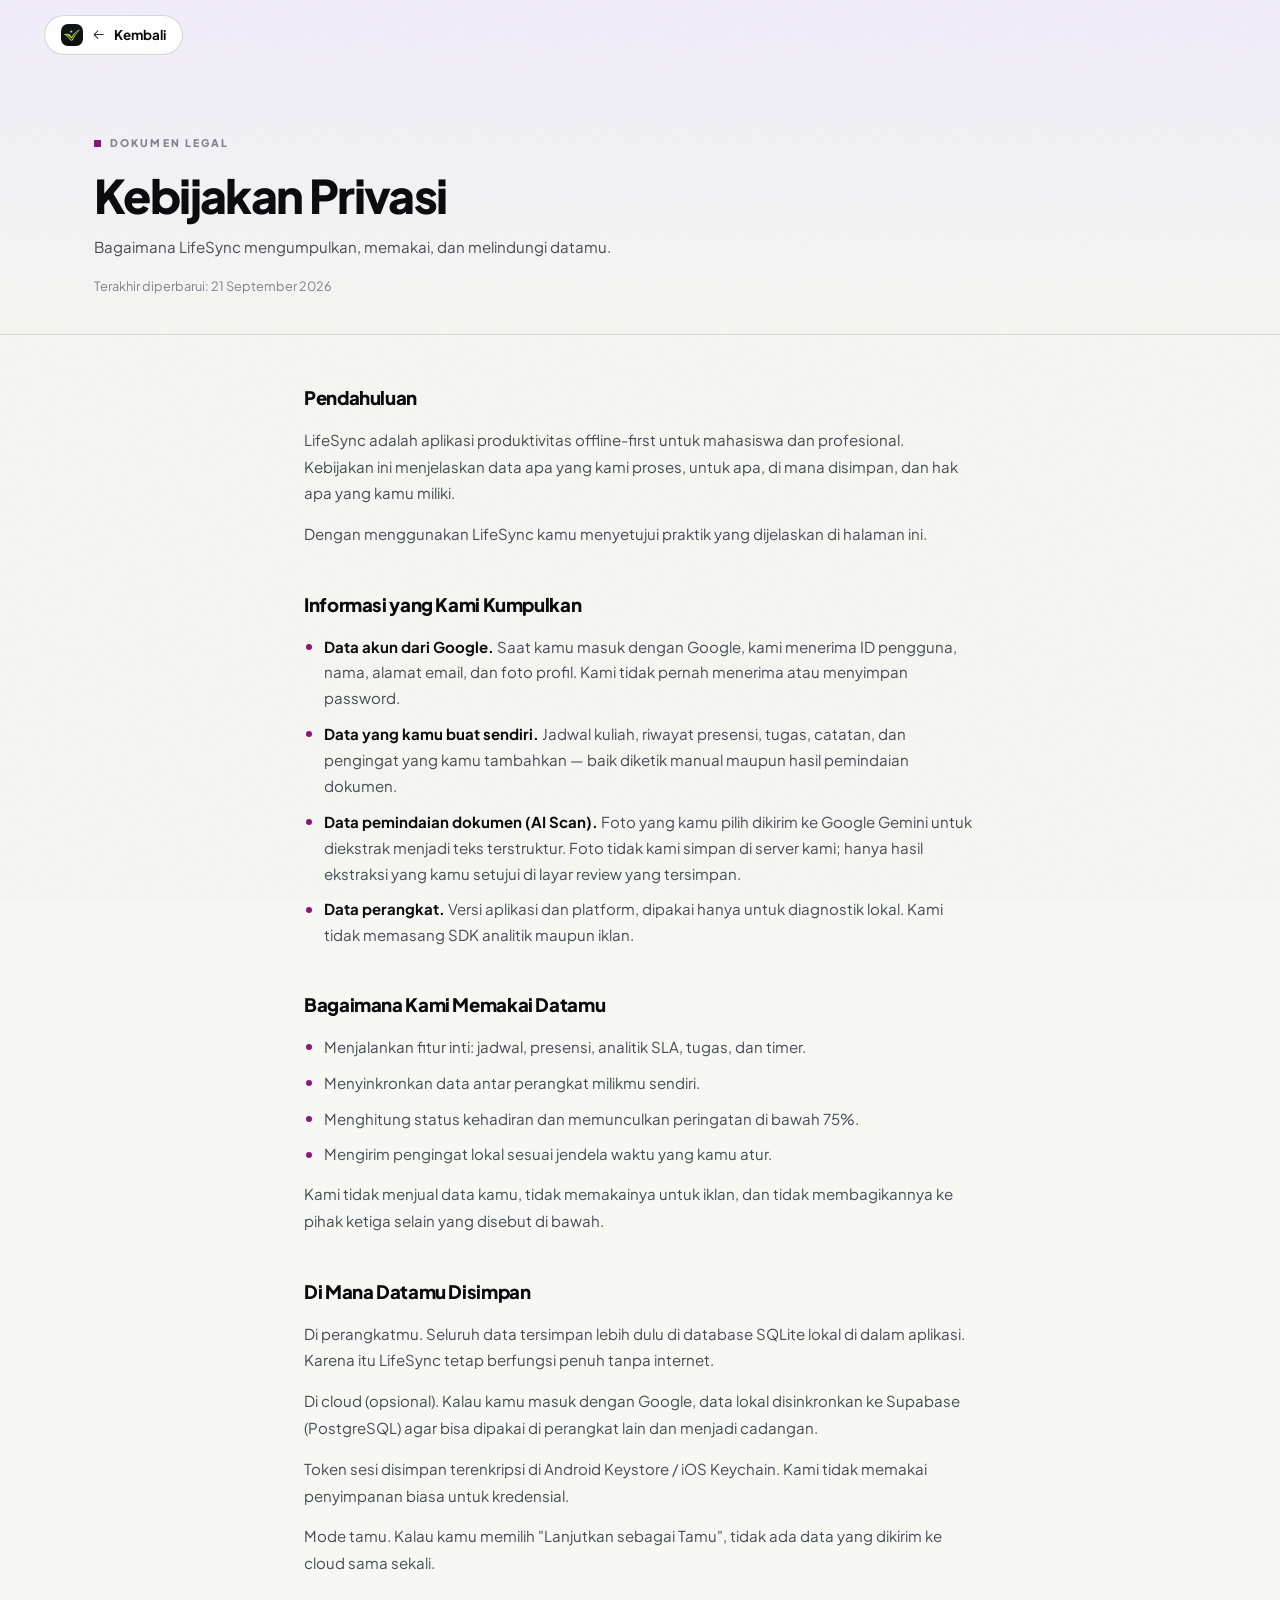
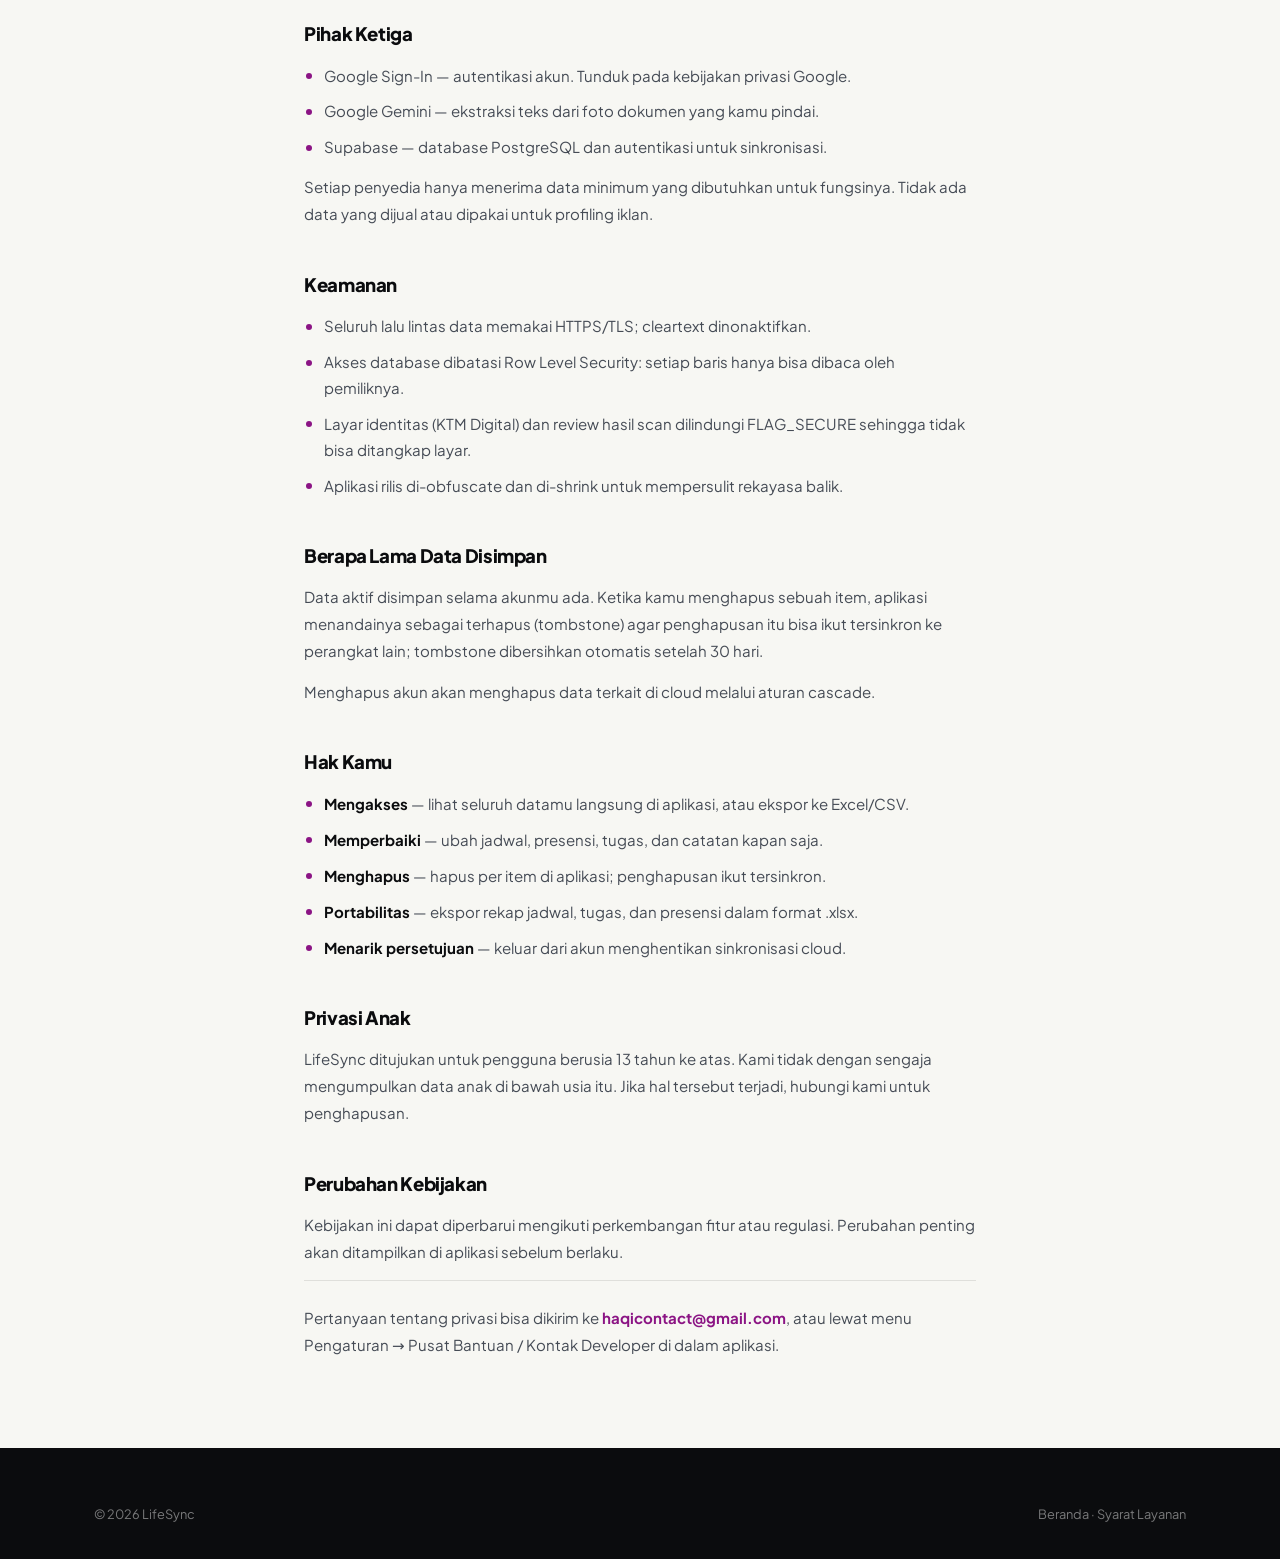
<file: privacy.html>
<!DOCTYPE html>
<html lang="id" class="no-js">
<head>
  <meta charset="utf-8" />
  <meta name="viewport" content="width=device-width, initial-scale=1" />
  <title>Kebijakan Privasi — LifeSync</title>
  <meta name="description" content="Bagaimana LifeSync mengumpulkan, memakai, dan melindungi datamu." />
  <meta name="theme-color" content="#0b0c0f" />
  <meta name="robots" content="index,follow" />
  <link rel="icon" href="assets/app-icon.png" type="image/png" />
  <link rel="preload" href="assets/fonts/plus-jakarta-sans-latin.woff2" as="font" type="font/woff2" crossorigin />
  <link rel="stylesheet" href="styles.css" />
  <script>document.documentElement.classList.remove("no-js");</script>
</head>
<body>
  <a class="skip-link" href="#main">Lewati ke konten</a>
  <div class="grain" aria-hidden="true"></div>

  <a class="legal-back" href="index.html">
    <img class="brand__mark" src="assets/app-icon.png" alt="" width="22" height="22" style="width:22px;height:22px;border-radius:7px" />
    <i class="ph-arrow-left" aria-hidden="true"></i>Kembali
  </a>

  <main id="main">
    <header class="legal-head">
      <div class="wrap">
        <span class="kicker">Dokumen legal</span>
        <h1>Kebijakan Privasi</h1>
        <p class="body">Bagaimana LifeSync mengumpulkan, memakai, dan melindungi datamu.</p>
        <p class="legal-meta">Terakhir diperbarui: 21 September 2026</p>
      </div>
    </header>

    <div class="wrap legal-body">
      <h2>Pendahuluan</h2>
      <p>LifeSync adalah aplikasi produktivitas offline-first untuk mahasiswa dan profesional. Kebijakan ini menjelaskan data apa yang kami proses, untuk apa, di mana disimpan, dan hak apa yang kamu miliki.</p>
      <p>Dengan menggunakan LifeSync kamu menyetujui praktik yang dijelaskan di halaman ini.</p>

      <h2>Informasi yang Kami Kumpulkan</h2>
      <ul>
        <li><strong>Data akun dari Google.</strong> Saat kamu masuk dengan Google, kami menerima ID pengguna, nama, alamat email, dan foto profil. Kami tidak pernah menerima atau menyimpan password.</li>
        <li><strong>Data yang kamu buat sendiri.</strong> Jadwal kuliah, riwayat presensi, tugas, catatan, dan pengingat yang kamu tambahkan — baik diketik manual maupun hasil pemindaian dokumen.</li>
        <li><strong>Data pemindaian dokumen (AI Scan).</strong> Foto yang kamu pilih dikirim ke Google Gemini untuk diekstrak menjadi teks terstruktur. Foto tidak kami simpan di server kami; hanya hasil ekstraksi yang kamu setujui di layar review yang tersimpan.</li>
        <li><strong>Data perangkat.</strong> Versi aplikasi dan platform, dipakai hanya untuk diagnostik lokal. Kami tidak memasang SDK analitik maupun iklan.</li>
      </ul>

      <h2>Bagaimana Kami Memakai Datamu</h2>
      <ul>
        <li>Menjalankan fitur inti: jadwal, presensi, analitik SLA, tugas, dan timer.</li>
        <li>Menyinkronkan data antar perangkat milikmu sendiri.</li>
        <li>Menghitung status kehadiran dan memunculkan peringatan di bawah 75%.</li>
        <li>Mengirim pengingat lokal sesuai jendela waktu yang kamu atur.</li>
      </ul>
      <p>Kami tidak menjual data kamu, tidak memakainya untuk iklan, dan tidak membagikannya ke pihak ketiga selain yang disebut di bawah.</p>

      <h2>Di Mana Datamu Disimpan</h2>
      <p>Di perangkatmu. Seluruh data tersimpan lebih dulu di database SQLite lokal di dalam aplikasi. Karena itu LifeSync tetap berfungsi penuh tanpa internet.</p>
      <p>Di cloud (opsional). Kalau kamu masuk dengan Google, data lokal disinkronkan ke Supabase (PostgreSQL) agar bisa dipakai di perangkat lain dan menjadi cadangan.</p>
      <p>Token sesi disimpan terenkripsi di Android Keystore / iOS Keychain. Kami tidak memakai penyimpanan biasa untuk kredensial.</p>
      <p>Mode tamu. Kalau kamu memilih "Lanjutkan sebagai Tamu", tidak ada data yang dikirim ke cloud sama sekali.</p>

      <h2>Pihak Ketiga</h2>
      <ul>
        <li>Google Sign-In — autentikasi akun. Tunduk pada kebijakan privasi Google.</li>
        <li>Google Gemini — ekstraksi teks dari foto dokumen yang kamu pindai.</li>
        <li>Supabase — database PostgreSQL dan autentikasi untuk sinkronisasi.</li>
      </ul>
      <p>Setiap penyedia hanya menerima data minimum yang dibutuhkan untuk fungsinya. Tidak ada data yang dijual atau dipakai untuk profiling iklan.</p>

      <h2>Keamanan</h2>
      <ul>
        <li>Seluruh lalu lintas data memakai HTTPS/TLS; cleartext dinonaktifkan.</li>
        <li>Akses database dibatasi Row Level Security: setiap baris hanya bisa dibaca oleh pemiliknya.</li>
        <li>Layar identitas (KTM Digital) dan review hasil scan dilindungi FLAG_SECURE sehingga tidak bisa ditangkap layar.</li>
        <li>Aplikasi rilis di-obfuscate dan di-shrink untuk mempersulit rekayasa balik.</li>
      </ul>

      <h2>Berapa Lama Data Disimpan</h2>
      <p>Data aktif disimpan selama akunmu ada. Ketika kamu menghapus sebuah item, aplikasi menandainya sebagai terhapus (tombstone) agar penghapusan itu bisa ikut tersinkron ke perangkat lain; tombstone dibersihkan otomatis setelah 30 hari.</p>
      <p>Menghapus akun akan menghapus data terkait di cloud melalui aturan cascade.</p>

      <h2>Hak Kamu</h2>
      <ul>
        <li><strong>Mengakses</strong> — lihat seluruh datamu langsung di aplikasi, atau ekspor ke Excel/CSV.</li>
        <li><strong>Memperbaiki</strong> — ubah jadwal, presensi, tugas, dan catatan kapan saja.</li>
        <li><strong>Menghapus</strong> — hapus per item di aplikasi; penghapusan ikut tersinkron.</li>
        <li><strong>Portabilitas</strong> — ekspor rekap jadwal, tugas, dan presensi dalam format .xlsx.</li>
        <li><strong>Menarik persetujuan</strong> — keluar dari akun menghentikan sinkronisasi cloud.</li>
      </ul>

      <h2>Privasi Anak</h2>
      <p>LifeSync ditujukan untuk pengguna berusia 13 tahun ke atas. Kami tidak dengan sengaja mengumpulkan data anak di bawah usia itu. Jika hal tersebut terjadi, hubungi kami untuk penghapusan.</p>

      <h2>Perubahan Kebijakan</h2>
      <p>Kebijakan ini dapat diperbarui mengikuti perkembangan fitur atau regulasi. Perubahan penting akan ditampilkan di aplikasi sebelum berlaku.</p>

      <p class="legal-foot">
        Pertanyaan tentang privasi bisa dikirim ke <a href="mailto:haqicontact@gmail.com" style="color:var(--purple);font-weight:700">haqicontact@gmail.com</a>,
        atau lewat menu Pengaturan → Pusat Bantuan / Kontak Developer di dalam aplikasi.
      </p>
    </div>
  </main>

  <footer class="footer">
    <div class="wrap footer__bottom" style="margin-top:0;border-top:0;padding-top:0">
      <span>© <span data-year>2026</span> LifeSync</span>
      <span><a href="index.html">Beranda</a> · <a href="terms.html">Syarat Layanan</a></span>
    </div>
  </footer>

  <script>document.querySelectorAll("[data-year]").forEach(function (el) { el.textContent = new Date().getFullYear(); });</script>
</body>
</html>
</file>
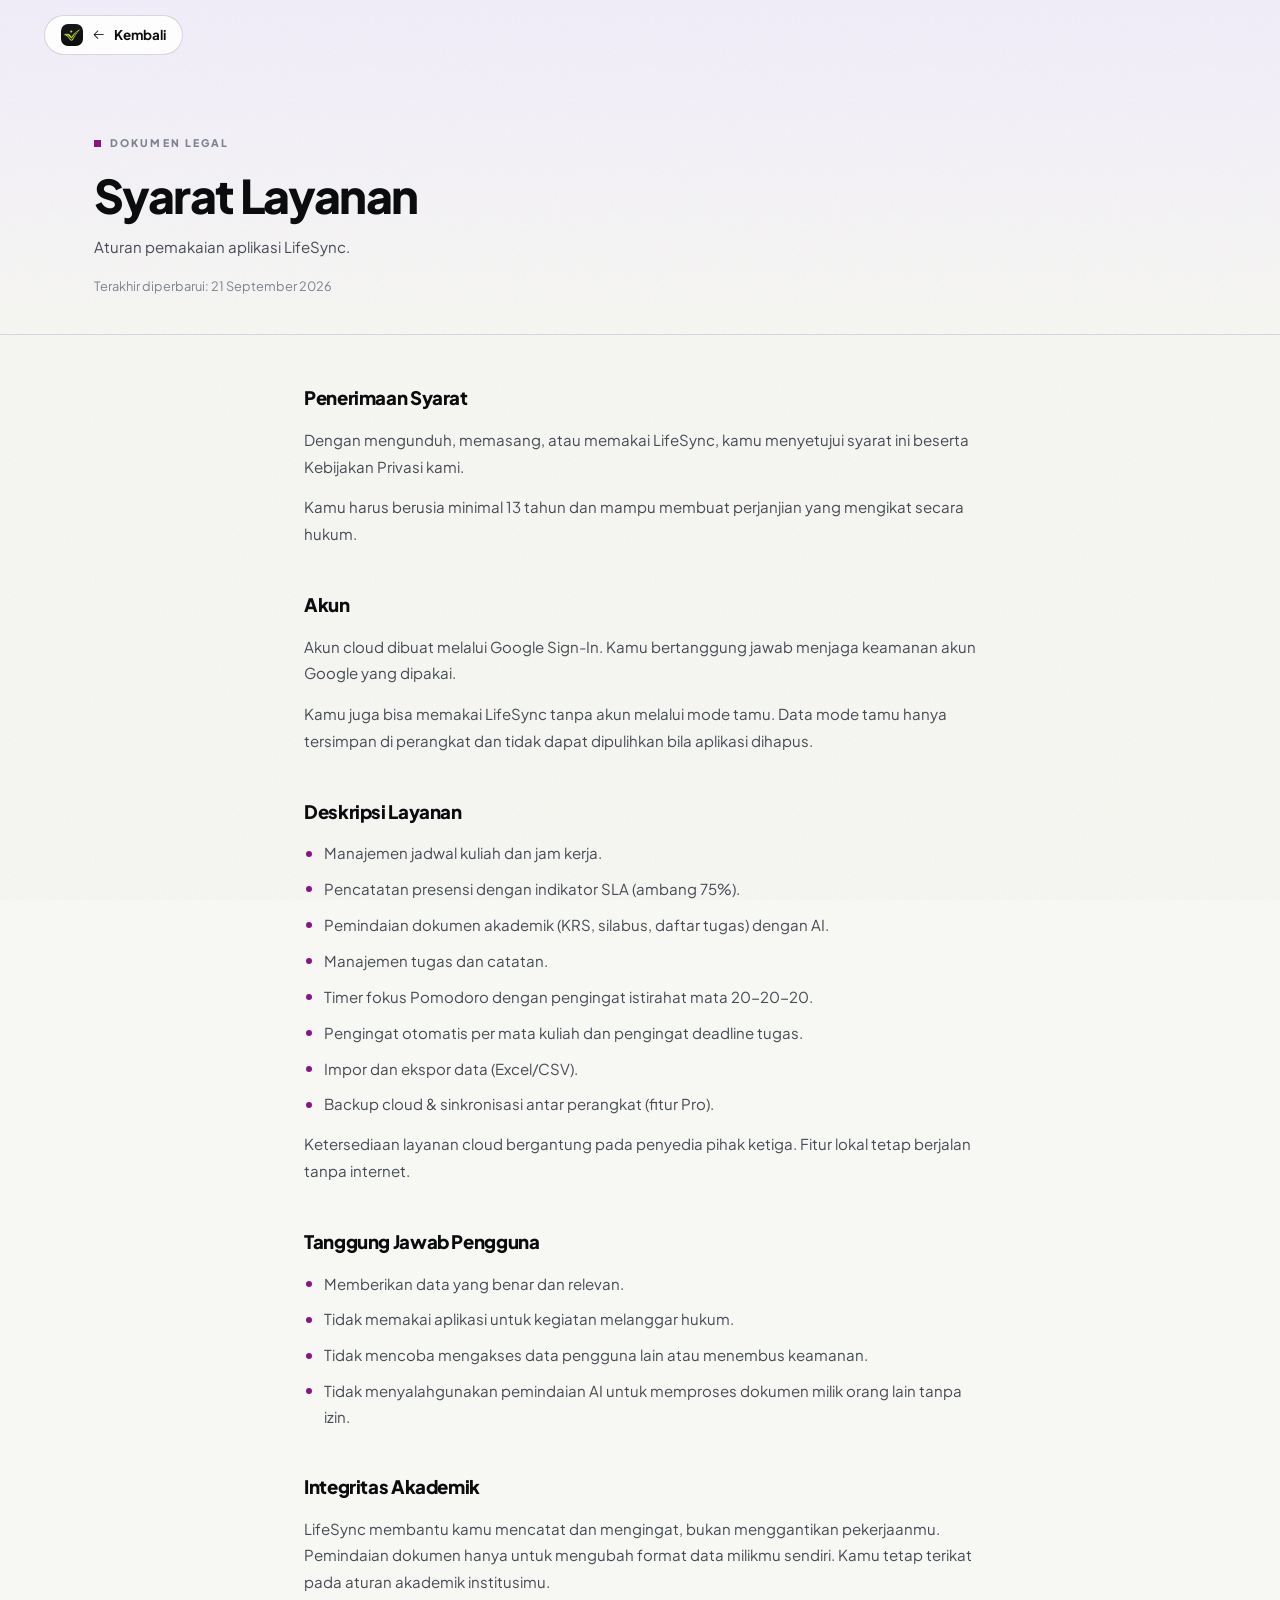
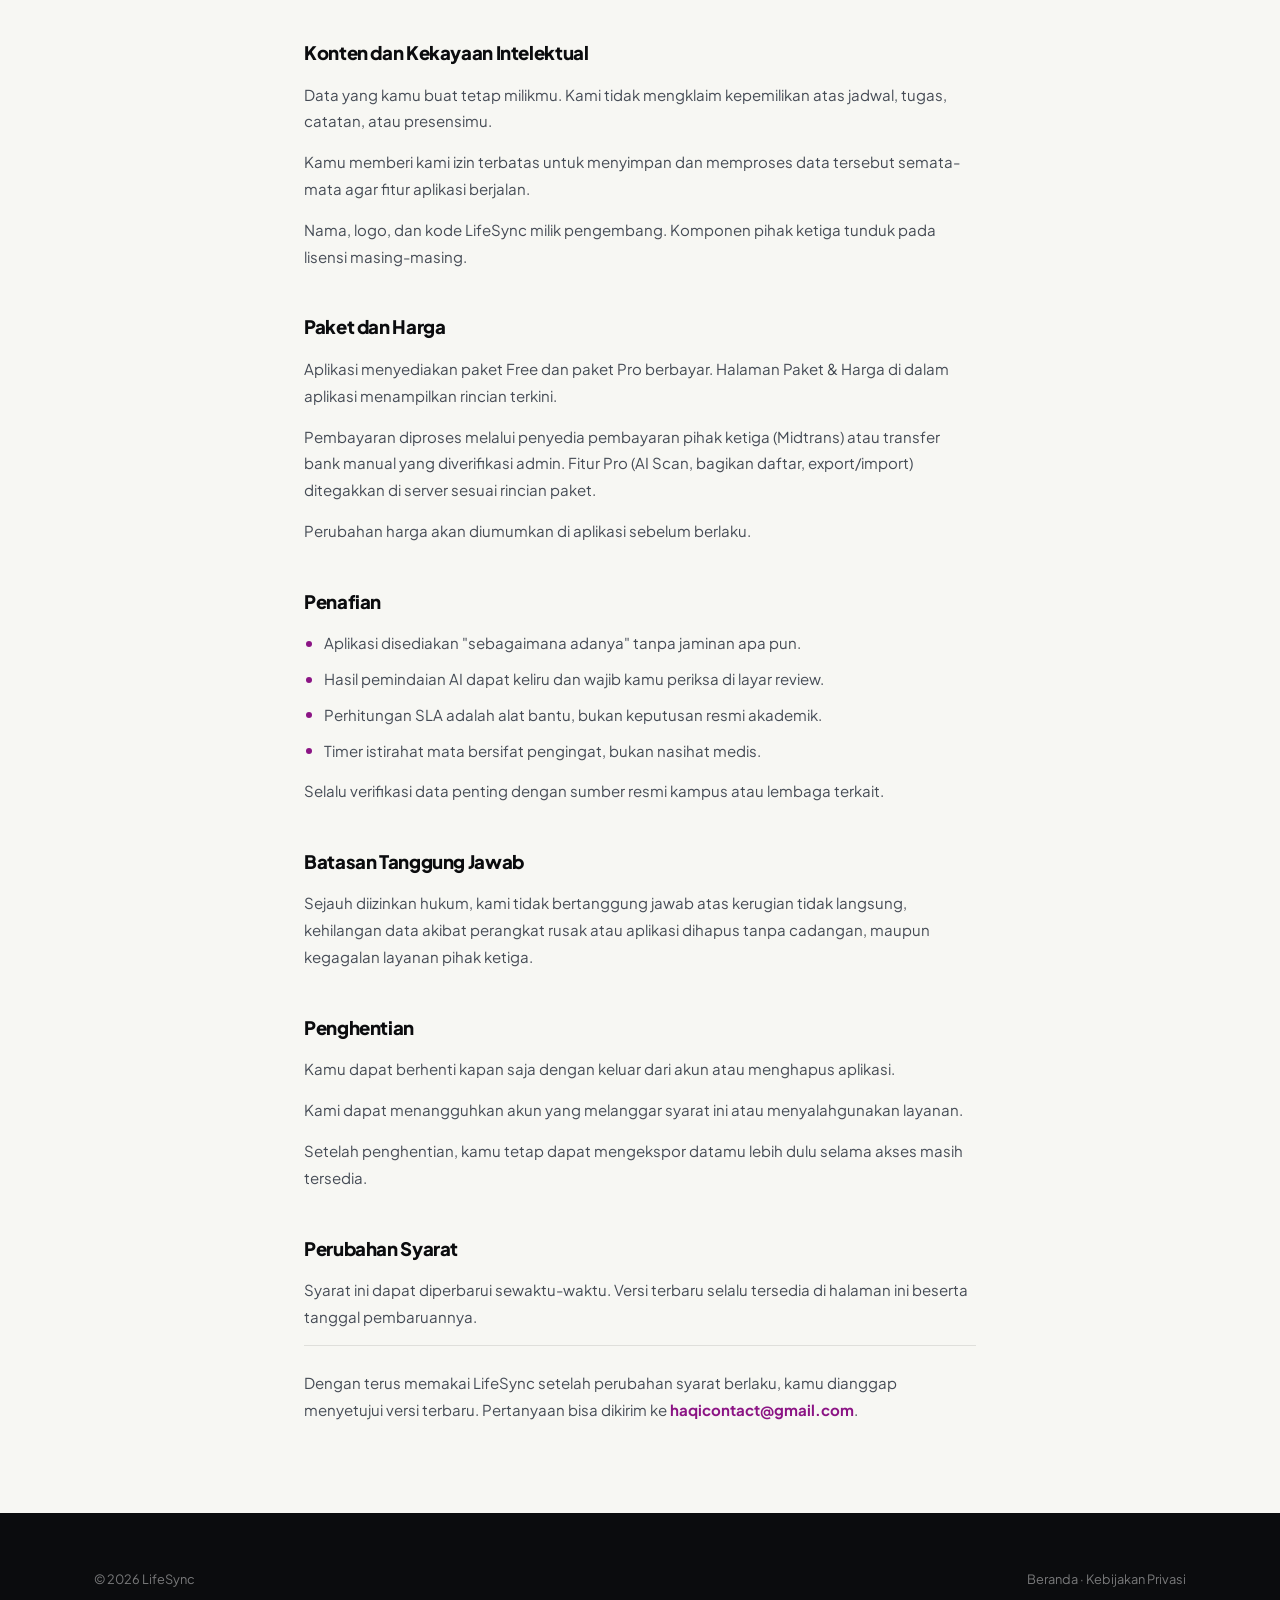
<file: terms.html>
<!DOCTYPE html>
<html lang="id" class="no-js">
<head>
  <meta charset="utf-8" />
  <meta name="viewport" content="width=device-width, initial-scale=1" />
  <title>Syarat Layanan — LifeSync</title>
  <meta name="description" content="Aturan pemakaian aplikasi LifeSync." />
  <meta name="theme-color" content="#0b0c0f" />
  <meta name="robots" content="index,follow" />
  <link rel="icon" href="assets/app-icon.png" type="image/png" />
  <link rel="preload" href="assets/fonts/plus-jakarta-sans-latin.woff2" as="font" type="font/woff2" crossorigin />
  <link rel="stylesheet" href="styles.css" />
  <script>document.documentElement.classList.remove("no-js");</script>
</head>
<body>
  <a class="skip-link" href="#main">Lewati ke konten</a>
  <div class="grain" aria-hidden="true"></div>

  <a class="legal-back" href="index.html">
    <img class="brand__mark" src="assets/app-icon.png" alt="" width="22" height="22" style="width:22px;height:22px;border-radius:7px" />
    <i class="ph-arrow-left" aria-hidden="true"></i>Kembali
  </a>

  <main id="main">
    <header class="legal-head">
      <div class="wrap">
        <span class="kicker">Dokumen legal</span>
        <h1>Syarat Layanan</h1>
        <p class="body">Aturan pemakaian aplikasi LifeSync.</p>
        <p class="legal-meta">Terakhir diperbarui: 21 September 2026</p>
      </div>
    </header>

    <div class="wrap legal-body">
      <h2>Penerimaan Syarat</h2>
      <p>Dengan mengunduh, memasang, atau memakai LifeSync, kamu menyetujui syarat ini beserta Kebijakan Privasi kami.</p>
      <p>Kamu harus berusia minimal 13 tahun dan mampu membuat perjanjian yang mengikat secara hukum.</p>

      <h2>Akun</h2>
      <p>Akun cloud dibuat melalui Google Sign-In. Kamu bertanggung jawab menjaga keamanan akun Google yang dipakai.</p>
      <p>Kamu juga bisa memakai LifeSync tanpa akun melalui mode tamu. Data mode tamu hanya tersimpan di perangkat dan tidak dapat dipulihkan bila aplikasi dihapus.</p>

      <h2>Deskripsi Layanan</h2>
      <ul>
        <li>Manajemen jadwal kuliah dan jam kerja.</li>
        <li>Pencatatan presensi dengan indikator SLA (ambang 75%).</li>
        <li>Pemindaian dokumen akademik (KRS, silabus, daftar tugas) dengan AI.</li>
        <li>Manajemen tugas dan catatan.</li>
        <li>Timer fokus Pomodoro dengan pengingat istirahat mata 20-20-20.</li>
        <li>Pengingat otomatis per mata kuliah dan pengingat deadline tugas.</li>
        <li>Impor dan ekspor data (Excel/CSV).</li>
        <li>Backup cloud &amp; sinkronisasi antar perangkat (fitur Pro).</li>
      </ul>
      <p>Ketersediaan layanan cloud bergantung pada penyedia pihak ketiga. Fitur lokal tetap berjalan tanpa internet.</p>

      <h2>Tanggung Jawab Pengguna</h2>
      <ul>
        <li>Memberikan data yang benar dan relevan.</li>
        <li>Tidak memakai aplikasi untuk kegiatan melanggar hukum.</li>
        <li>Tidak mencoba mengakses data pengguna lain atau menembus keamanan.</li>
        <li>Tidak menyalahgunakan pemindaian AI untuk memproses dokumen milik orang lain tanpa izin.</li>
      </ul>

      <h2>Integritas Akademik</h2>
      <p>LifeSync membantu kamu mencatat dan mengingat, bukan menggantikan pekerjaanmu. Pemindaian dokumen hanya untuk mengubah format data milikmu sendiri. Kamu tetap terikat pada aturan akademik institusimu.</p>

      <h2>Konten dan Kekayaan Intelektual</h2>
      <p>Data yang kamu buat tetap milikmu. Kami tidak mengklaim kepemilikan atas jadwal, tugas, catatan, atau presensimu.</p>
      <p>Kamu memberi kami izin terbatas untuk menyimpan dan memproses data tersebut semata-mata agar fitur aplikasi berjalan.</p>
      <p>Nama, logo, dan kode LifeSync milik pengembang. Komponen pihak ketiga tunduk pada lisensi masing-masing.</p>

      <h2>Paket dan Harga</h2>
      <p>Aplikasi menyediakan paket Free dan paket Pro berbayar. Halaman Paket &amp; Harga di dalam aplikasi menampilkan rincian terkini.</p>
      <p>Pembayaran diproses melalui penyedia pembayaran pihak ketiga (Midtrans) atau transfer bank manual yang diverifikasi admin. Fitur Pro (AI Scan, bagikan daftar, export/import) ditegakkan di server sesuai rincian paket.</p>
      <p>Perubahan harga akan diumumkan di aplikasi sebelum berlaku.</p>

      <h2>Penafian</h2>
      <ul>
        <li>Aplikasi disediakan "sebagaimana adanya" tanpa jaminan apa pun.</li>
        <li>Hasil pemindaian AI dapat keliru dan wajib kamu periksa di layar review.</li>
        <li>Perhitungan SLA adalah alat bantu, bukan keputusan resmi akademik.</li>
        <li>Timer istirahat mata bersifat pengingat, bukan nasihat medis.</li>
      </ul>
      <p>Selalu verifikasi data penting dengan sumber resmi kampus atau lembaga terkait.</p>

      <h2>Batasan Tanggung Jawab</h2>
      <p>Sejauh diizinkan hukum, kami tidak bertanggung jawab atas kerugian tidak langsung, kehilangan data akibat perangkat rusak atau aplikasi dihapus tanpa cadangan, maupun kegagalan layanan pihak ketiga.</p>

      <h2>Penghentian</h2>
      <p>Kamu dapat berhenti kapan saja dengan keluar dari akun atau menghapus aplikasi.</p>
      <p>Kami dapat menangguhkan akun yang melanggar syarat ini atau menyalahgunakan layanan.</p>
      <p>Setelah penghentian, kamu tetap dapat mengekspor datamu lebih dulu selama akses masih tersedia.</p>

      <h2>Perubahan Syarat</h2>
      <p>Syarat ini dapat diperbarui sewaktu-waktu. Versi terbaru selalu tersedia di halaman ini beserta tanggal pembaruannya.</p>

      <p class="legal-foot">
        Dengan terus memakai LifeSync setelah perubahan syarat berlaku, kamu dianggap menyetujui versi terbaru.
        Pertanyaan bisa dikirim ke <a href="mailto:haqicontact@gmail.com" style="color:var(--purple);font-weight:700">haqicontact@gmail.com</a>.
      </p>
    </div>
  </main>

  <footer class="footer">
    <div class="wrap footer__bottom" style="margin-top:0;border-top:0;padding-top:0">
      <span>© <span data-year>2026</span> LifeSync</span>
      <span><a href="index.html">Beranda</a> · <a href="privacy.html">Kebijakan Privasi</a></span>
    </div>
  </footer>

  <script>document.querySelectorAll("[data-year]").forEach(function (el) { el.textContent = new Date().getFullYear(); });</script>
</body>
</html>
</file>
<file: styles.css>
/* ==========================================================================
   LifeSync — landing page
   Visual language: reference layout — light airy canvas, centered headings,
   soft cards, device mockups, bento features, carousel band, 3-tier pricing,
   gradient CTA band, card-grid FAQ, dark footer.
   Palette: black + electric lime (brand yellow) + royal purple.
   Shape lock: cards 20px · tiles 14px · buttons/pills 999px · phone 46px.
   ========================================================================== */

/* --------------------------------------------------------------------------
   1. Fonts (self-hosted)
   -------------------------------------------------------------------------- */
@font-face {
  font-family: "Plus Jakarta Sans";
  src: url("assets/fonts/plus-jakarta-sans-latin.woff2") format("woff2-variations"),
       url("assets/fonts/plus-jakarta-sans-latin.woff2") format("woff2");
  font-weight: 200 800;
  font-style: normal;
  font-display: swap;
}

/* Phosphor Icons — regular. Subset of the official @phosphor-icons/web set. */
@font-face {
  font-family: "Phosphor";
  src: url("assets/fonts/phosphor.woff2") format("woff2");
  font-weight: normal;
  font-style: normal;
  font-display: block;
}

[class^="ph-"]::before,
[class*=" ph-"]::before {
  font-family: "Phosphor" !important;
  speak: never;
  font-style: normal;
  font-weight: normal;
  font-variant: normal;
  text-transform: none;
  line-height: 1;
  display: inline-block;
  -webkit-font-smoothing: antialiased;
  -moz-osx-font-smoothing: grayscale;
}

.ph-arrow-right::before { content: "\e06c"; }
.ph-arrow-left::before { content: "\e058"; }
.ph-arrow-down::before { content: "\e03e"; }
.ph-arrow-up-right::before { content: "\e092"; }
.ph-check::before { content: "\e182"; }
.ph-check-circle::before { content: "\e184"; }
.ph-seal-check::before { content: "\e606"; }
.ph-calendar-blank::before { content: "\e10a"; }
.ph-calendar-dots::before { content: "\e7b4"; }
.ph-calendar-check::before { content: "\e712"; }
.ph-books::before { content: "\e758"; }
.ph-book-open::before { content: "\e0e6"; }
.ph-clipboard-text::before { content: "\e198"; }
.ph-note-pencil::before { content: "\e34c"; }
.ph-notepad::before { content: "\e63e"; }
.ph-bell::before { content: "\e0ce"; }
.ph-bell-ringing::before { content: "\e5e8"; }
.ph-alarm::before { content: "\e006"; }
.ph-timer::before { content: "\e492"; }
.ph-chart-line-up::before { content: "\e156"; }
.ph-chart-bar::before { content: "\e150"; }
.ph-trend-up::before { content: "\e4ae"; }
.ph-cloud-arrow-up::before { content: "\e1ae"; }
.ph-cloud-check::before { content: "\e1b0"; }
.ph-arrows-clockwise::before { content: "\e094"; }
.ph-share-network::before { content: "\e408"; }
.ph-link-simple::before { content: "\e2e6"; }
.ph-sparkle::before { content: "\e6a2"; }
.ph-magic-wand::before { content: "\e6b6"; }
.ph-scan::before { content: "\ebb6"; }
.ph-student::before { content: "\e73e"; }
.ph-identification-card::before { content: "\e2c8"; }
.ph-cards::before { content: "\e0f8"; }
.ph-lock-simple::before { content: "\e308"; }
.ph-shield-check::before { content: "\e40c"; }
.ph-wifi-slash::before { content: "\e4f2"; }
.ph-wifi-high::before { content: "\e4ea"; }
.ph-device-mobile::before { content: "\e1e0"; }
.ph-apple-logo::before { content: "\e516"; }
.ph-google-logo::before { content: "\e292"; }
.ph-download-simple::before { content: "\e20c"; }
.ph-list-checks::before { content: "\eadc"; }
.ph-target::before { content: "\e47c"; }
.ph-lightning::before { content: "\e2de"; }
.ph-sun-horizon::before { content: "\e5b6"; }
.ph-eye::before { content: "\e220"; }
.ph-brain::before { content: "\e74e"; }
.ph-robot::before { content: "\e762"; }
.ph-question::before { content: "\e3e8"; }
.ph-caret-down::before { content: "\e136"; }
.ph-caret-right::before { content: "\e13a"; }
.ph-plus::before { content: "\e3d4"; }
.ph-minus::before { content: "\e32a"; }
.ph-x::before { content: "\e4f6"; }
.ph-qr-code::before { content: "\e3e6"; }
.ph-users-three::before { content: "\e68e"; }
.ph-user::before { content: "\e4c2"; }
.ph-files::before { content: "\e710"; }
.ph-export::before { content: "\eaf0"; }
.ph-upload-simple::before { content: "\e4c0"; }
.ph-clock::before { content: "\e19a"; }
.ph-map-pin::before { content: "\e316"; }
.ph-graduation-cap::before { content: "\e62c"; }
.ph-medal::before { content: "\e320"; }
.ph-warning::before { content: "\e4e0"; }
.ph-info::before { content: "\e2ce"; }
.ph-circles-three::before { content: "\e192"; }
.ph-paint-brush::before { content: "\e6f0"; }
.ph-database::before { content: "\e1de"; }
.ph-list-dashes::before { content: "\e2f4"; }
.ph-squares-four::before { content: "\e464"; }
.ph-wallet::before { content: "\e68a"; }
.ph-receipt::before { content: "\e3ec"; }
.ph-moon::before { content: "\e330"; }
.ph-arrow-square-out::before { content: "\e5de"; }
.ph-notches::before { content: "\ed3a"; }
.ph-hourglass::before { content: "\e2b2"; }
.ph-fingerprint::before { content: "\e23e"; }
.ph-flask::before { content: "\e79e"; }
.ph-star::before { content: "\e46a"; }
.ph-house::before { content: "\e2c2"; }
.ph-battery-full::before { content: "\e0c0"; }
.ph-cell-signal-full::before { content: "\e142"; }
.ph-monitor::before { content: "\e32e"; }

/* --------------------------------------------------------------------------
   2. Tokens
   -------------------------------------------------------------------------- */
:root {
  --canvas: #f7f7f3;
  --canvas-2: #fbfbf8;
  --band: #eeeaf7;
  --card: #ffffff;
  --dark: #0b0c0e;
  --dark-2: #14161c;

  --ink: #0b0c0e;
  --ink-2: #454b55;
  --ink-3: #7d848f;

  --line: rgba(11, 12, 14, 0.1);
  --line-2: rgba(11, 12, 14, 0.16);

  /* brand yellow */
  --lime: #d4f63d;
  --lime-600: #c6f526;
  --lime-dark: #a8c915;
  --lime-soft: #f4fde0;

  /* brand purple */
  --purple: #8b1484;
  --purple-bright: #c15bd6;
  --purple-deep: #4a0e4e;
  --purple-soft: #f8e8f8;

  --shadow-sm: 0 6px 18px -10px rgba(15, 23, 42, 0.22);
  --shadow: 0 22px 48px -26px rgba(15, 23, 42, 0.26);
  --shadow-lg: 0 40px 80px -40px rgba(15, 23, 42, 0.35);

  --r-card: 20px;
  --r-tile: 14px;
  --r-pill: 999px;
  --r-phone: 46px;

  --max: 1180px;
  --gutter: clamp(18px, 4.5vw, 44px);
  --section-y: clamp(56px, 7vw, 96px);

  --font-sans: "Plus Jakarta Sans", system-ui, -apple-system, "Segoe UI", Roboto,
    Helvetica, Arial, sans-serif;
  --font-mono: ui-monospace, "SFMono-Regular", "JetBrains Mono", Menlo, Consolas,
    monospace;

  --ease: cubic-bezier(0.16, 1, 0.3, 1);
  --z-topbar: 100;
  --z-grain: 90;
}

/* --------------------------------------------------------------------------
   3. Reset & base
   -------------------------------------------------------------------------- */
*,
*::before,
*::after {
  box-sizing: border-box;
}

html {
  -webkit-text-size-adjust: 100%;
  scroll-behavior: smooth;
}

body {
  margin: 0;
  background: var(--canvas);
  color: var(--ink);
  font-family: var(--font-sans);
  font-size: 16px;
  line-height: 1.6;
  overflow-x: hidden;
  -webkit-font-smoothing: antialiased;
  -moz-osx-font-smoothing: grayscale;
}

img { max-width: 100%; display: block; }
a { color: inherit; text-decoration: none; }
button { font: inherit; color: inherit; background: none; border: 0; cursor: pointer; }

h1, h2, h3, h4, p, ul, figure { margin: 0; }
ul { padding: 0; list-style: none; }
[hidden] { display: none !important; }

:focus-visible {
  outline: 2px solid var(--purple);
  outline-offset: 3px;
  border-radius: 6px;
}
::selection { background: var(--lime); color: var(--ink); }

.skip-link {
  position: absolute;
  left: -9999px;
  top: 12px;
  z-index: 200;
  padding: 12px 18px;
  background: var(--ink);
  color: #fff;
  font-weight: 700;
  font-size: 13px;
  border-radius: var(--r-pill);
}
.skip-link:focus { left: 16px; }

.sr-only {
  position: absolute;
  width: 1px; height: 1px; padding: 0; margin: -1px;
  overflow: hidden; clip: rect(0, 0, 0, 0); white-space: nowrap; border: 0;
}

.grain {
  position: fixed;
  inset: 0;
  z-index: var(--z-grain);
  pointer-events: none;
  opacity: 0.32;
  mix-blend-mode: multiply;
  background-image: url("data:image/svg+xml,%3Csvg xmlns='http://www.w3.org/2000/svg' width='140' height='140'%3E%3Cfilter id='n'%3E%3CfeTurbulence type='fractalNoise' baseFrequency='0.85' numOctaves='3'/%3E%3C/filter%3E%3Crect width='100%25' height='100%25' filter='url(%23n)' opacity='0.22'/%3E%3C/svg%3E");
}

/* --------------------------------------------------------------------------
   4. Layout
   -------------------------------------------------------------------------- */
.wrap {
  width: 100%;
  max-width: var(--max);
  margin-inline: auto;
  padding-inline: var(--gutter);
}

.section {
  position: relative;
  padding-block: var(--section-y);
}

.section--band {
  background: var(--band);
  border-block: 1px solid rgba(11, 12, 14, 0.06);
}

.section--dark {
  background:
    radial-gradient(760px 420px at 82% 0%, rgba(139, 20, 132, 0.45), transparent 66%),
    radial-gradient(620px 380px at 8% 100%, rgba(212, 246, 61, 0.1), transparent 62%),
    var(--dark);
  color: #fff;
}

.rule { height: 1px; background: var(--line); border: 0; margin: 0; }

/* --------------------------------------------------------------------------
   5. Type
   -------------------------------------------------------------------------- */
.h1 {
  font-size: clamp(2.1rem, 5.6vw, 3.9rem);
  line-height: 1.04;
  letter-spacing: -0.035em;
  font-weight: 800;
  text-wrap: balance;
}

.h2 {
  font-size: clamp(1.6rem, 3.6vw, 2.6rem);
  line-height: 1.06;
  letter-spacing: -0.032em;
  font-weight: 800;
  text-wrap: balance;
}

.h3 {
  font-size: clamp(1.05rem, 1.6vw, 1.2rem);
  line-height: 1.25;
  letter-spacing: -0.02em;
  font-weight: 800;
}

.lead {
  font-size: clamp(0.95rem, 1.25vw, 1.06rem);
  line-height: 1.7;
  color: var(--ink-2);
}

.body {
  font-size: 0.94rem;
  line-height: 1.72;
  color: var(--ink-2);
}

.small {
  font-size: 0.82rem;
  line-height: 1.6;
  color: var(--ink-3);
}

.mono { font-family: var(--font-mono); font-variant-numeric: tabular-nums; }
.lime-text { color: var(--lime-dark); }
.purple-text { color: var(--purple); }

.section--dark .lead,
.section--dark .body { color: rgba(255, 255, 255, 0.68); }
.section--dark .small { color: rgba(255, 255, 255, 0.5); }

.head-center {
  max-width: 720px;
  margin-inline: auto;
  text-align: center;
}
.head-center .lead { margin-top: 16px; }

/* Small uppercase label */
.kicker {
  display: inline-flex;
  align-items: center;
  gap: 9px;
  font-size: 10.5px;
  font-weight: 800;
  letter-spacing: 0.2em;
  text-transform: uppercase;
  color: var(--ink-3);
}
.kicker::before {
  content: "";
  width: 7px;
  height: 7px;
  background: var(--purple);
  flex: none;
}

/* Badge pill (hero) */
.badge-pill {
  display: inline-flex;
  align-items: center;
  gap: 9px;
  padding: 7px 15px 7px 11px;
  border-radius: var(--r-pill);
  background: rgba(255, 255, 255, 0.72);
  border: 1px solid var(--line);
  box-shadow: var(--shadow-sm);
  font-size: 0.78rem;
  font-weight: 700;
  color: var(--ink-2);
}
.badge-pill b { color: var(--ink); }
.badge-pill__dot {
  width: 7px; height: 7px; border-radius: 50%;
  background: var(--purple);
  box-shadow: 0 0 0 3px var(--purple-soft);
}

/* Check list */
.checklist { display: grid; gap: 12px; }
.checklist li {
  display: grid;
  grid-template-columns: 19px 1fr;
  gap: 11px;
  font-size: 0.9rem;
  line-height: 1.6;
  color: var(--ink-2);
}
.checklist [class^="ph-"] { color: var(--purple); font-size: 1rem; margin-top: 2px; }
.checklist strong { color: var(--ink); font-weight: 700; }
.section--dark .checklist li { color: rgba(255, 255, 255, 0.7); }
.section--dark .checklist [class^="ph-"] { color: var(--lime); }
.section--dark .checklist strong { color: #fff; }

/* --------------------------------------------------------------------------
   6. Buttons
   -------------------------------------------------------------------------- */
.btn {
  --btn-bg: var(--ink);
  --btn-fg: #fff;
  display: inline-flex;
  align-items: center;
  justify-content: center;
  gap: 9px;
  height: 46px;
  padding: 0 22px;
  border-radius: var(--r-pill);
  background: var(--btn-bg);
  color: var(--btn-fg);
  font-weight: 700;
  font-size: 0.9rem;
  letter-spacing: -0.005em;
  white-space: nowrap;
  transition: transform 0.16s var(--ease), background-color 0.16s var(--ease),
    border-color 0.16s var(--ease), box-shadow 0.16s var(--ease);
}
.btn [class^="ph-"] { font-size: 1.05rem; }
.btn:hover {
  box-shadow: 0 14px 30px -16px rgba(15, 23, 42, 0.5);
  transform: translateY(-1px);
}
.btn:active { transform: translateY(1px); }

.btn--lime { --btn-bg: var(--lime); --btn-fg: var(--ink); }
.btn--lime:hover { background: var(--lime-600); box-shadow: 0 14px 32px -16px rgba(168, 201, 21, 0.7); }
.btn--purple { --btn-bg: var(--purple); --btn-fg: #fff; }
.btn--purple:hover { background: #9c1a95; }
.btn--ghost {
  --btn-bg: transparent;
  --btn-fg: var(--ink);
  border: 1px solid var(--line-2);
}
.btn--ghost:hover { border-color: var(--purple); color: var(--purple); box-shadow: none; }
.btn--on-dark {
  --btn-bg: rgba(255, 255, 255, 0.08);
  --btn-fg: #fff;
  border: 1px solid rgba(255, 255, 255, 0.18);
}
.btn--on-dark:hover { background: rgba(255, 255, 255, 0.14); }
.btn--block { width: 100%; }
.btn--sm { height: 40px; padding: 0 17px; font-size: 0.84rem; }
.btn[aria-disabled="true"] {
  --btn-bg: rgba(11, 12, 14, 0.05);
  --btn-fg: var(--ink-3);
  border: 1px solid var(--line);
  pointer-events: none;
  box-shadow: none;
}

.link-arrow {
  display: inline-flex;
  align-items: center;
  gap: 7px;
  font-size: 0.86rem;
  font-weight: 700;
  color: var(--purple);
  transition: gap 0.16s var(--ease);
}
.link-arrow:hover { gap: 11px; }
.section--dark .link-arrow { color: var(--lime); }

/* --------------------------------------------------------------------------
   7. Topbar
   -------------------------------------------------------------------------- */
.topbar {
  position: fixed;
  inset: 0 0 auto 0;
  z-index: var(--z-topbar);
  border-bottom: 1px solid transparent;
  transition: background-color 0.25s var(--ease), border-color 0.25s var(--ease),
    box-shadow 0.25s var(--ease), backdrop-filter 0.25s var(--ease);
}
.topbar.is-stuck {
  background: rgba(247, 247, 243, 0.86);
  backdrop-filter: blur(16px) saturate(150%);
  -webkit-backdrop-filter: blur(16px) saturate(150%);
  border-bottom-color: var(--line);
  box-shadow: 0 10px 30px -26px rgba(15, 23, 42, 0.5);
}

.topbar__inner {
  display: flex;
  align-items: center;
  gap: 14px;
  height: 70px;
}

.brand {
  display: inline-flex;
  align-items: center;
  gap: 10px;
  font-weight: 800;
  font-size: 1.02rem;
  letter-spacing: -0.03em;
  flex: none;
}
.brand__mark { width: 30px; height: 30px; border-radius: 9px; }
.brand__accent { color: var(--purple); }

.navlinks {
  display: flex;
  align-items: center;
  gap: 2px;
  margin-left: auto;
}
.navlink {
  padding: 9px 13px;
  border-radius: var(--r-pill);
  font-size: 0.86rem;
  font-weight: 600;
  color: var(--ink-2);
  transition: color 0.16s var(--ease), background-color 0.16s var(--ease);
}
.navlink:hover { color: var(--ink); background: rgba(11, 12, 14, 0.05); }

.nav-actions { display: flex; align-items: center; gap: 8px; margin-left: 10px; }

.nav-burger {
  display: none;
  width: 42px;
  height: 42px;
  border-radius: var(--r-pill);
  border: 1px solid var(--line-2);
  align-items: center;
  justify-content: center;
  font-size: 1.15rem;
  color: var(--ink);
  margin-left: auto;
}

.mobile-nav {
  position: fixed;
  inset: 70px 0 0 0;
  z-index: calc(var(--z-topbar) - 1);
  display: none;
  flex-direction: column;
  gap: 4px;
  padding: 16px var(--gutter) 32px;
  background: rgba(247, 247, 243, 0.98);
  backdrop-filter: blur(18px);
  border-bottom: 1px solid var(--line);
  overflow-y: auto;
}
.mobile-nav.is-open { display: flex; }
.mobile-nav a {
  padding: 13px 6px;
  font-size: 1rem;
  font-weight: 600;
  color: var(--ink-2);
  border-bottom: 1px solid var(--line);
}
.mobile-nav .btn { margin-top: 18px; }

/* --------------------------------------------------------------------------
   8. Hero
   -------------------------------------------------------------------------- */
.hero {
  position: relative;
  padding-top: clamp(104px, 13vh, 138px);
  padding-bottom: 0;
  overflow: hidden;
  background: linear-gradient(180deg, #f2eefb 0%, #f7f5f1 46%, var(--canvas) 100%);
}
.hero__wash {
  position: absolute;
  inset: 0;
  pointer-events: none;
  background:
    radial-gradient(680px 380px at 78% 6%, rgba(212, 246, 61, 0.4), transparent 64%),
    radial-gradient(720px 420px at 14% 2%, rgba(193, 91, 214, 0.3), transparent 66%);
}
.hero__inner {
  position: relative;
  z-index: 2;
  text-align: center;
}
.hero__lead {
  max-width: 56ch;
  margin: 18px auto 0;
}
.hero__actions {
  display: flex;
  flex-wrap: wrap;
  gap: 10px;
  justify-content: center;
  margin-top: 24px;
}
.hero__note {
  margin-top: 14px;
  font-size: 0.8rem;
  color: var(--ink-3);
}

.hero__stage {
  position: relative;
  z-index: 2;
  margin-top: clamp(28px, 4vw, 48px);
  display: flex;
  justify-content: center;
  perspective: 1600px;
}
.hero__trio {
  position: relative;
  display: flex;
  justify-content: center;
  width: 100%;
  max-width: 820px;
}
.hero__trio .phone { position: absolute; bottom: 0; }
.hero__trio .phone--main { position: relative; z-index: 3; }
.phone--left {
  left: 8%;
  z-index: 1;
  transform: scale(0.82) rotate(-5deg);
  transform-origin: bottom right;
  opacity: 0.96;
}
.phone--right {
  right: 8%;
  z-index: 1;
  transform: scale(0.82) rotate(5deg);
  transform-origin: bottom left;
  opacity: 0.96;
}

.stage-chip {
  position: absolute;
  z-index: 4;
  display: flex;
  align-items: center;
  gap: 9px;
  padding: 10px 14px;
  border-radius: var(--r-tile);
  background: rgba(255, 255, 255, 0.94);
  border: 1px solid var(--line);
  box-shadow: var(--shadow);
  font-size: 0.8rem;
  font-weight: 700;
  white-space: nowrap;
}
.stage-chip [class^="ph-"] { color: var(--purple); font-size: 1rem; }
.stage-chip small {
  display: block;
  font-size: 0.68rem;
  font-weight: 500;
  color: var(--ink-3);
}
.stage-chip--a { top: 3%; left: -3%; }
.stage-chip--b { bottom: 26%; right: -3%; }
.stage-chip--b [class^="ph-"] { color: var(--lime-dark); }

/* --------------------------------------------------------------------------
   9. Phone device (real mini-version of the product UI)
   -------------------------------------------------------------------------- */
.phone {
  position: relative;
  width: min(272px, 62vw);
  aspect-ratio: 300 / 610;
  border-radius: var(--r-phone);
  background: linear-gradient(160deg, #2a2f38, #14171c 42%, #0e1014);
  padding: 5px;
  box-shadow: 0 0 0 1px rgba(255, 255, 255, 0.1),
    0 40px 80px -34px rgba(15, 23, 42, 0.6), 0 0 70px -40px rgba(139, 20, 132, 0.5);
}
.phone::after {
  content: "";
  position: absolute;
  top: 14px;
  left: 50%;
  transform: translateX(-50%);
  width: 78px;
  height: 20px;
  border-radius: var(--r-pill);
  background: #06070a;
  z-index: 3;
}

.phone__screen {
  position: relative;
  height: 100%;
  border-radius: calc(var(--r-phone) - 5px);
  background: #fafaf7;
  overflow: hidden;
  display: flex;
  flex-direction: column;
  color: #0a0b0d;
  font-size: 12px;
  line-height: 1.4;
}

.statusbar {
  display: flex;
  align-items: center;
  justify-content: space-between;
  padding: 12px 18px 6px;
  font-size: 10.5px;
  font-weight: 700;
  color: #101319;
}
.statusbar__icons { display: flex; gap: 5px; font-size: 11px; }

.app {
  flex: 1;
  padding: 10px 16px 0;
  display: flex;
  flex-direction: column;
  gap: 12px;
  min-height: 0;
}

.app__top { display: flex; align-items: center; gap: 10px; }
.app__avatar {
  width: 32px; height: 32px; border-radius: 11px;
  background: #0c0d10; display: grid; place-items: center;
  color: #d4f63d; font-weight: 800; font-size: 12px;
}
.app__hello { flex: 1; min-width: 0; }
.app__hello span { display: block; font-size: 9.5px; color: #7c8595; font-weight: 600; }
.app__hello strong { display: block; font-size: 12.5px; font-weight: 800; letter-spacing: -0.02em; }
.tag-pro {
  padding: 3px 7px; border-radius: var(--r-pill);
  background: #f8e8f8; color: #8b1484;
  font-size: 8.5px; font-weight: 800; letter-spacing: 0.06em;
}

.card-lite {
  background: #fff;
  border-radius: 16px;
  padding: 12px;
  box-shadow: 0 10px 24px -16px rgba(15, 23, 42, 0.32);
}

.sla { display: flex; align-items: center; gap: 12px; }
.sla__ring {
  position: relative; width: 62px; height: 62px; flex: none;
  display: grid; place-items: center;
}
.sla__ring svg { position: absolute; inset: 0; transform: rotate(-90deg); }
.sla__ring circle { fill: none; stroke-width: 7; stroke-linecap: round; }
.sla__ring .track { stroke: rgba(15, 23, 42, 0.09); }
.sla__ring .value { stroke: #a8c915; stroke-dasharray: 163.4; stroke-dashoffset: 163.4; }
.sla__ring b { font-size: 14px; font-weight: 800; letter-spacing: -0.03em; }
.sla__meta strong { display: block; font-size: 11.5px; font-weight: 800; }
.sla__meta span { display: block; font-size: 9.5px; color: #7c8595; margin-top: 2px; }
.sla__pill {
  display: inline-flex; align-items: center; gap: 4px;
  margin-top: 6px; padding: 3px 7px; border-radius: var(--r-pill);
  background: #f4fde0; color: #5c7a09; font-size: 8.5px; font-weight: 800;
}

.app__label {
  display: flex; align-items: baseline; justify-content: space-between;
  font-size: 10px; font-weight: 800; color: #7c8595; letter-spacing: 0.02em;
}
.app__label em { font-style: normal; color: #0a0b0d; }

.class-row {
  display: flex; align-items: center; gap: 10px;
  padding: 9px 11px; border-radius: 14px; background: #fff;
  box-shadow: 0 8px 20px -16px rgba(15, 23, 42, 0.34);
}
.class-row__bar {
  width: 4px; align-self: stretch; border-radius: var(--r-pill);
  background: #c6f526; flex: none;
}
.class-row__main { flex: 1; min-width: 0; }
.class-row__main strong {
  display: block; font-size: 11px; font-weight: 800; letter-spacing: -0.01em;
  white-space: nowrap; overflow: hidden; text-overflow: ellipsis;
}
.class-row__main span { display: block; font-size: 9px; color: #7c8595; margin-top: 2px; }
.class-row__sks {
  font-size: 8.5px; font-weight: 800; padding: 3px 6px;
  border-radius: var(--r-pill); background: #f8e8f8; color: #8b1484; flex: none;
}

.task-row {
  display: flex; align-items: center; gap: 9px;
  padding: 9px 11px; border-radius: 14px; background: #fff;
  box-shadow: 0 8px 20px -16px rgba(15, 23, 42, 0.34);
  font-size: 10.5px; font-weight: 700;
}
.task-row__box {
  width: 15px; height: 15px; border-radius: 5px; flex: none;
  border: 1.5px solid rgba(15, 23, 42, 0.2);
}
.task-row__box.is-done { background: #c6f526; border-color: #c6f526; }
.task-row__due {
  margin-left: auto; font-size: 9px; font-weight: 800;
  color: #7c8595; white-space: nowrap;
}
.task-row__due--warn { color: #d97706; }

.tabbar {
  margin-top: auto;
  display: flex; align-items: center; justify-content: space-around;
  padding: 10px 10px 16px;
  border-top: 1px solid rgba(15, 23, 42, 0.07);
  background: #fff; font-size: 15px; color: #b3bac7;
}
.tabbar .is-active { color: #0a0b0d; }
.tabbar .scan-fab {
  width: 36px; height: 36px; border-radius: 50%;
  background: #d4f63d; color: #0a0b0d;
  display: grid; place-items: center; margin-top: -20px;
  box-shadow: 0 8px 20px -8px rgba(168, 201, 21, 0.9);
}

/* Scan variant */
.scan-doc {
  position: relative; margin: 4px 0; padding: 14px; border-radius: 14px;
  background: #fff; box-shadow: 0 10px 26px -18px rgba(15, 23, 42, 0.4);
}
.scan-doc__head {
  font-size: 9px; font-weight: 800; letter-spacing: 0.1em;
  color: #7c8595; margin-bottom: 8px;
}
.scan-doc__line {
  height: 6px; border-radius: var(--r-pill);
  background: rgba(15, 23, 42, 0.08); margin-bottom: 7px;
}
.w70 { width: 70%; }
.w85 { width: 85%; }
.w55 { width: 55%; }
.scan-frame {
  position: absolute; inset: 8px; border-radius: 12px;
  border: 2px solid #a8c915;
  box-shadow: 0 0 0 3px rgba(168, 201, 21, 0.2);
  pointer-events: none;
}
.scan-beam {
  position: absolute; left: 8px; right: 8px; height: 2px;
  border-radius: var(--r-pill); top: 12px;
  background: linear-gradient(90deg, transparent, #a8c915, transparent);
  box-shadow: 0 0 14px 2px rgba(168, 201, 21, 0.6);
}
.chips { display: flex; flex-wrap: wrap; gap: 5px; }
.chip {
  display: inline-flex; align-items: center; gap: 4px;
  padding: 4px 8px; border-radius: var(--r-pill);
  background: #f4fde0; color: #4f6b06; font-size: 9px; font-weight: 700;
}
.chip--purple { background: #f8e8f8; color: #8b1484; }
.chip--muted { background: rgba(15, 23, 42, 0.05); color: #7c8595; }

/* Timer variant */
.dial {
  position: relative; width: 158px; height: 158px;
  margin: 4px auto 0; display: grid; place-items: center;
}
.dial svg { position: absolute; inset: 0; transform: rotate(-90deg); }
.dial circle { fill: none; stroke-width: 10; stroke-linecap: round; }
.dial .track { stroke: rgba(15, 23, 42, 0.08); }
.dial .value { stroke: #8b1484; stroke-dasharray: 439.8; stroke-dashoffset: 439.8; }
.dial__inner { text-align: center; }
.dial__inner b {
  display: block; font-size: 28px; font-weight: 800;
  letter-spacing: -0.05em; font-variant-numeric: tabular-nums;
}
.dial__inner span {
  display: block; font-size: 9.5px; font-weight: 700; color: #7c8595;
  letter-spacing: 0.08em; text-transform: uppercase;
}

/* Chat variant */
.bubble {
  max-width: 84%; padding: 9px 12px; border-radius: 15px;
  font-size: 10.5px; line-height: 1.5;
}
.bubble--user {
  margin-left: auto; background: #0a0b0d; color: #fff;
  border-bottom-right-radius: 5px;
}
.bubble--ai {
  background: #fff; color: #1f242d; border-bottom-left-radius: 5px;
  box-shadow: 0 8px 20px -16px rgba(15, 23, 42, 0.4);
}
.bubble--ai strong { color: #0a0b0d; }
.typing { display: inline-flex; gap: 3px; align-items: center; }
.typing i {
  width: 4px; height: 4px; border-radius: 50%;
  background: #b3bac7; animation: blink 1.1s infinite;
}
.typing i:nth-child(2) { animation-delay: 0.16s; }
.typing i:nth-child(3) { animation-delay: 0.32s; }
@keyframes blink {
  0%, 60%, 100% { opacity: 0.25; }
  30% { opacity: 1; }
}

/* --------------------------------------------------------------------------
   10. Feature bento
   -------------------------------------------------------------------------- */
.bento {
  display: grid;
  grid-template-columns: repeat(3, 1fr);
  gap: 16px;
}
.fcard {
  position: relative;
  display: flex;
  flex-direction: column;
  padding: 24px;
  border-radius: var(--r-card);
  background: var(--card);
  border: 1px solid var(--line);
  box-shadow: var(--shadow-sm);
  transition: transform 0.28s var(--ease), box-shadow 0.28s var(--ease);
}
.fcard:hover { transform: translateY(-3px); box-shadow: var(--shadow); }
.fcard__icon {
  width: 42px; height: 42px; border-radius: var(--r-tile);
  display: grid; place-items: center; margin-bottom: 16px;
  background: var(--purple-soft); color: var(--purple); font-size: 1.2rem;
}
.fcard h3 { font-size: 1.02rem; font-weight: 800; letter-spacing: -0.02em; }
.fcard p { margin-top: 8px; font-size: 0.87rem; line-height: 1.62; color: var(--ink-2); }
.fcard .link-arrow { margin-top: 18px; }

.fcard--showcase {
  grid-row: span 2;
  align-items: center;
  justify-content: flex-start;
  text-align: center;
  background:
    radial-gradient(420px 280px at 50% 0%, rgba(193, 91, 214, 0.35), transparent 62%),
    linear-gradient(170deg, #2c0f33, #150f1c 70%);
  border-color: rgba(193, 91, 214, 0.28);
  color: #fff;
  overflow: hidden;
}
.fcard--showcase .fcard__icon {
  background: var(--lime); color: var(--ink); margin-inline: auto;
}
.fcard--showcase h3 { color: #fff; }
.fcard--showcase p { color: rgba(255, 255, 255, 0.68); max-width: 30ch; }
.fcard--showcase .phone { width: min(210px, 52vw); margin-top: 22px; }

.bento--two { grid-template-columns: repeat(2, 1fr); }
.bento--two .fcard { height: 100%; }

.bento__foot {
  display: flex;
  justify-content: center;
  margin-top: 30px;
}

/* Auto-fitting card trio used by the attendance deep-dive. */
.trio {
  display: grid;
  grid-template-columns: repeat(auto-fit, minmax(255px, 1fr));
  gap: 16px;
  margin-top: 44px;
}

/* --------------------------------------------------------------------------
   11. Carousel band
   -------------------------------------------------------------------------- */
.carousel {
  position: relative;
  overflow: hidden;
}
.carousel__track {
  display: flex;
  gap: 18px;
  transition: transform 0.5s var(--ease);
}
.trust-card {
  flex: 0 0 calc((100% - 36px) / 3);
  display: flex;
  flex-direction: column;
  padding: 26px;
  border-radius: var(--r-card);
  background: rgba(255, 255, 255, 0.05);
  border: 1px solid rgba(255, 255, 255, 0.1);
}
.trust-card h3 { color: #fff; font-size: 1.05rem; font-weight: 800; letter-spacing: -0.02em; }
.trust-card p { margin-top: 10px; font-size: 0.88rem; line-height: 1.65; color: rgba(255, 255, 255, 0.66); }
.trust-card .phone { width: min(196px, 48vw); margin: 24px auto 0; }
.trust-card__kicker {
  display: inline-flex; align-items: center; gap: 8px;
  margin-bottom: 16px;
  font-size: 10px; font-weight: 800; letter-spacing: 0.18em;
  text-transform: uppercase; color: var(--lime);
}
.trust-card__kicker::before {
  content: ""; width: 6px; height: 6px; background: var(--lime); flex: none;
}
.trust-card--purple .trust-card__kicker { color: var(--purple-bright); }
.trust-card--purple .trust-card__kicker::before { background: var(--purple-bright); }

.carousel__nav {
  display: flex;
  align-items: center;
  justify-content: center;
  gap: 10px;
  margin-top: 30px;
}
.carousel__btn {
  width: 42px; height: 42px;
  border-radius: 50%;
  border: 1px solid rgba(255, 255, 255, 0.22);
  color: #fff;
  display: grid; place-items: center;
  font-size: 1rem;
  transition: background-color 0.16s var(--ease), border-color 0.16s var(--ease);
}
.carousel__btn:hover { background: rgba(255, 255, 255, 0.1); border-color: var(--lime); color: var(--lime); }
.carousel__btn:disabled { opacity: 0.35; pointer-events: none; }
.carousel__dots { display: flex; align-items: center; gap: 7px; }
.carousel__dot {
  width: 8px; height: 8px; border-radius: 50%;
  background: rgba(255, 255, 255, 0.24);
  transition: background-color 0.2s var(--ease), width 0.2s var(--ease);
}
.carousel__dot[aria-current="true"] { background: var(--lime); width: 22px; border-radius: var(--r-pill); }

/* --------------------------------------------------------------------------
   12. Pricing
   -------------------------------------------------------------------------- */
.plans {
  display: grid;
  grid-template-columns: repeat(3, 1fr);
  gap: 16px;
  align-items: start;
}
.plan {
  display: flex;
  flex-direction: column;
  padding: 26px;
  border-radius: var(--r-card);
  background: var(--card);
  border: 1px solid var(--line);
  box-shadow: var(--shadow-sm);
}
.plan--featured {
  background:
    radial-gradient(420px 260px at 100% 0%, rgba(193, 91, 214, 0.34), transparent 62%),
    linear-gradient(180deg, #2b0f32, #150f1c);
  border-color: rgba(193, 91, 214, 0.3);
  color: #fff;
  box-shadow: var(--shadow-lg);
}
.plan__head { display: flex; align-items: center; gap: 10px; flex-wrap: wrap; }
.plan__head h3 { font-size: 1.06rem; font-weight: 800; letter-spacing: -0.02em; }
.plan__badge {
  margin-left: auto;
  padding: 5px 10px;
  border-radius: var(--r-pill);
  background: var(--lime);
  color: var(--ink);
  font-size: 9.5px;
  font-weight: 800;
  letter-spacing: 0.1em;
  text-transform: uppercase;
}
.plan__price { display: flex; align-items: flex-end; gap: 8px; margin-top: 16px; }
.plan__price b {
  font-size: clamp(1.9rem, 3.2vw, 2.3rem);
  font-weight: 800; letter-spacing: -0.04em;
  font-variant-numeric: tabular-nums;
}
.plan__price span { font-size: 0.82rem; color: var(--ink-3); padding-bottom: 6px; font-weight: 600; }
.plan--featured .plan__price span { color: rgba(255, 255, 255, 0.6); }
.plan__was {
  display: inline-flex; align-items: center; gap: 8px;
  margin-top: 10px; font-size: 0.8rem; color: var(--ink-3);
}
.plan__was s { text-decoration-thickness: 1.5px; }
.plan__was b { color: var(--lime-dark); font-weight: 800; }
.plan--featured .plan__was { color: rgba(255, 255, 255, 0.55); }
.plan--featured .plan__was b { color: var(--lime); }
.plan__tagline { margin-top: 10px; font-size: 0.87rem; line-height: 1.6; color: var(--ink-2); }
.plan--featured .plan__tagline { color: rgba(255, 255, 255, 0.68); }
.plan__list {
  display: grid; gap: 11px; margin-top: 20px; padding-top: 20px;
  border-top: 1px solid var(--line);
}
.plan--featured .plan__list { border-top-color: rgba(255, 255, 255, 0.14); }
.plan__list li {
  display: grid; grid-template-columns: 18px 1fr; gap: 10px;
  font-size: 0.87rem; line-height: 1.55; color: var(--ink-2);
}
.plan__list [class^="ph-"] { color: var(--purple); font-size: 0.98rem; margin-top: 2px; }
.plan__list li[data-off] { color: var(--ink-3); }
.plan__list li[data-off] [class^="ph-"] { color: var(--ink-3); }
.plan--featured .plan__list li { color: rgba(255, 255, 255, 0.72); }
.plan--featured .plan__list [class^="ph-"] { color: var(--lime); }
.plan .btn { margin-top: 22px; }

.pay-row {
  display: flex;
  flex-wrap: wrap;
  align-items: center;
  justify-content: center;
  gap: 10px;
  margin-top: 28px;
}
.pay-chip {
  display: inline-flex; align-items: center; gap: 8px;
  padding: 9px 14px; border-radius: var(--r-pill);
  background: var(--card); border: 1px solid var(--line);
  font-size: 0.8rem; font-weight: 700; color: var(--ink-2);
}
.pay-chip [class^="ph-"] { color: var(--purple); font-size: 1rem; }

/* --------------------------------------------------------------------------
   13. CTA band
   -------------------------------------------------------------------------- */
.cta {
  position: relative;
  overflow: hidden;
  border-radius: 28px;
  padding: clamp(32px, 5vw, 56px);
  text-align: center;
  color: #fff;
  background:
    radial-gradient(560px 320px at 82% 4%, rgba(212, 246, 61, 0.5), transparent 62%),
    radial-gradient(620px 360px at 10% 96%, rgba(74, 14, 78, 0.9), transparent 66%),
    linear-gradient(150deg, #8b1484 0%, #4a0e4e 52%, #140b18 100%);
  box-shadow: var(--shadow-lg);
}
.cta__lead { margin: 16px auto 0; max-width: 52ch; color: rgba(255, 255, 255, 0.8); }
.cta__actions {
  display: flex; flex-wrap: wrap; gap: 10px;
  justify-content: center; margin-top: 26px;
}
.cta__tile {
  width: 108px; height: 108px;
  margin: 30px auto 0;
  border-radius: 24px;
  background: rgba(255, 255, 255, 0.95);
  display: grid; place-items: center;
  box-shadow: 0 24px 50px -22px rgba(0, 0, 0, 0.6);
}
.cta__tile img { width: 62px; height: 62px; border-radius: 16px; }
.cta__meta {
  display: inline-flex; align-items: center; gap: 10px;
  margin-top: 16px;
  padding: 7px 14px;
  border-radius: var(--r-pill);
  border: 1px solid rgba(255, 255, 255, 0.2);
  background: rgba(255, 255, 255, 0.08);
  font-size: 0.76rem;
  font-weight: 700;
  letter-spacing: 0.04em;
  color: rgba(255, 255, 255, 0.85);
}
.cta__note {
  display: flex;
  align-items: center;
  justify-content: center;
  gap: 8px;
  margin-top: 14px;
  color: rgba(255, 255, 255, 0.6);
}

/* --------------------------------------------------------------------------
   14. FAQ card grid
   -------------------------------------------------------------------------- */
.qa {
  display: grid;
  grid-template-columns: repeat(2, 1fr);
  gap: 16px;
}
.qa__card {
  padding: 24px;
  border-radius: var(--r-card);
  background: var(--card);
  border: 1px solid var(--line);
  box-shadow: var(--shadow-sm);
}
.qa__q {
  display: grid;
  grid-template-columns: 28px 1fr;
  gap: 12px;
  align-items: start;
  font-size: 0.98rem;
  font-weight: 800;
  letter-spacing: -0.015em;
}
.qa__num {
  width: 28px; height: 28px;
  border-radius: var(--r-tile);
  display: grid; place-items: center;
  background: var(--lime-soft);
  color: #5c7a09;
  font-size: 0.72rem;
  font-weight: 800;
  font-family: var(--font-mono);
}
.qa__a {
  margin-top: 12px;
  padding-left: 40px;
  font-size: 0.88rem;
  line-height: 1.7;
  color: var(--ink-2);
}

/* --------------------------------------------------------------------------
   15. Footer
   -------------------------------------------------------------------------- */
.footer {
  background: var(--dark);
  color: #fff;
  padding-block: 56px 34px;
}
.footer__grid {
  display: grid;
  grid-template-columns: 1.5fr 1fr 1fr 1fr;
  gap: 34px;
}
.footer .brand { color: #fff; }
.footer__brand p {
  margin-top: 16px;
  max-width: 34ch;
  font-size: 0.86rem;
  line-height: 1.7;
  color: rgba(255, 255, 255, 0.5);
}
.footer h4 {
  font-size: 0.74rem;
  font-weight: 800;
  letter-spacing: 0.16em;
  text-transform: uppercase;
  color: rgba(255, 255, 255, 0.42);
  margin-bottom: 16px;
}
.footer ul { display: grid; gap: 11px; }
.footer a { font-size: 0.88rem; color: rgba(255, 255, 255, 0.72); transition: color 0.16s var(--ease); }
.footer a:hover { color: var(--lime); }
.footer__bottom {
  display: flex;
  flex-wrap: wrap;
  align-items: center;
  justify-content: space-between;
  gap: 14px;
  margin-top: 44px;
  padding-top: 24px;
  border-top: 1px solid rgba(255, 255, 255, 0.1);
  font-size: 0.8rem;
  color: rgba(255, 255, 255, 0.45);
}
.footer__bottom a { color: rgba(255, 255, 255, 0.45); font-size: 0.8rem; }
.footer__bottom a:hover { color: var(--lime); }

/* --------------------------------------------------------------------------
   16. Toast
   -------------------------------------------------------------------------- */
.toast {
  position: fixed;
  left: 50%;
  bottom: 28px;
  z-index: 150;
  transform: translate(-50%, 16px);
  padding: 12px 18px;
  border-radius: var(--r-pill);
  background: var(--ink);
  color: #fff;
  font-size: 0.85rem;
  font-weight: 600;
  box-shadow: 0 22px 50px -24px rgba(0, 0, 0, 0.6);
  opacity: 0;
  pointer-events: none;
  transition: opacity 0.25s var(--ease), transform 0.25s var(--ease);
}
.toast.is-visible { opacity: 1; transform: translate(-50%, 0); }

/* --------------------------------------------------------------------------
   17. Legal pages
   -------------------------------------------------------------------------- */
.legal-head {
  padding-top: 128px;
  padding-bottom: 38px;
  border-bottom: 1px solid var(--line);
  background: linear-gradient(180deg, #f2eefb, var(--canvas));
}
.legal-head h1 {
  margin-top: 16px;
  font-size: clamp(1.9rem, 4.2vw, 2.9rem);
  font-weight: 800;
  letter-spacing: -0.035em;
  line-height: 1.08;
}
.legal-head .body { margin-top: 14px; max-width: 60ch; }
.legal-meta { margin-top: 16px; font-size: 0.8rem; color: var(--ink-3); }
.legal-body { padding-block: 48px 90px; max-width: 760px; }
.legal-body h2 { margin-top: 42px; font-size: 1.16rem; font-weight: 800; letter-spacing: -0.02em; }
.legal-body h2:first-child { margin-top: 0; }
.legal-body p { margin-top: 14px; font-size: 0.94rem; line-height: 1.78; color: var(--ink-2); }
.legal-body ul { display: grid; gap: 10px; margin-top: 14px; }
.legal-body li {
  position: relative; padding-left: 20px;
  font-size: 0.94rem; line-height: 1.72; color: var(--ink-2);
}
.legal-body li::before {
  content: ""; position: absolute; left: 2px; top: 0.68em;
  width: 6px; height: 6px; border-radius: 50%; background: var(--purple);
}
.legal-body strong { color: var(--ink); }
.legal-foot {
  margin-top: 48px; padding-top: 24px;
  border-top: 1px solid var(--line);
  font-size: 0.86rem; line-height: 1.75; color: var(--ink-3);
}
.legal-back {
  position: fixed;
  top: 15px;
  left: var(--gutter);
  z-index: var(--z-topbar);
  display: inline-flex;
  align-items: center;
  gap: 9px;
  height: 40px;
  padding: 0 16px;
  border-radius: var(--r-pill);
  border: 1px solid var(--line-2);
  background: rgba(255, 255, 255, 0.86);
  backdrop-filter: blur(14px);
  font-size: 0.84rem;
  font-weight: 700;
}
.legal-back:hover { border-color: var(--purple); color: var(--purple); }

/* --------------------------------------------------------------------------
   18. Motion
   -------------------------------------------------------------------------- */
.reveal { opacity: 0; transform: translateY(20px); }
.no-js .reveal,
.is-static .reveal { opacity: 1; transform: none; }

@media (prefers-reduced-motion: reduce) {
  html { scroll-behavior: auto; }
  *, *::before, *::after {
    animation-duration: 0.001ms !important;
    animation-iteration-count: 1 !important;
    transition-duration: 0.001ms !important;
  }
  .reveal { opacity: 1 !important; transform: none !important; }
  .carousel__track { transition: none !important; }
  .typing i { animation: none !important; }
}

/* --------------------------------------------------------------------------
   19. Responsive
   -------------------------------------------------------------------------- */
@media (max-width: 1024px) {
  .hero__grid { grid-template-columns: 1fr; }
  .bento { grid-template-columns: repeat(2, 1fr); }
  .fcard--showcase { grid-row: span 2; }
  .plans { grid-template-columns: 1fr; }
  .footer__grid { grid-template-columns: 1fr 1fr; gap: 30px; }
  .trust-card { flex-basis: calc((100% - 18px) / 2); }
}

@media (max-width: 860px) {
  .navlinks, .nav-actions { display: none; }
  .nav-burger { display: inline-flex; }
  .qa { grid-template-columns: 1fr; }
  .stage-chip--a, .stage-chip--b { display: none; }
  .phone--left, .phone--right { display: none; }
  .hero__stage { min-height: 0; }
  .hero__stage .phone--main { position: relative; }
}

@media (max-width: 640px) {
  .bento { grid-template-columns: 1fr; }
  .fcard--showcase { grid-row: auto; }
  .trust-card { flex-basis: 100%; }
  .footer__grid { grid-template-columns: 1fr; }
  .hero__actions .btn { flex: 1 1 auto; }
  .cta { border-radius: 22px; }
  .qa__a { padding-left: 0; }
}
</file>
